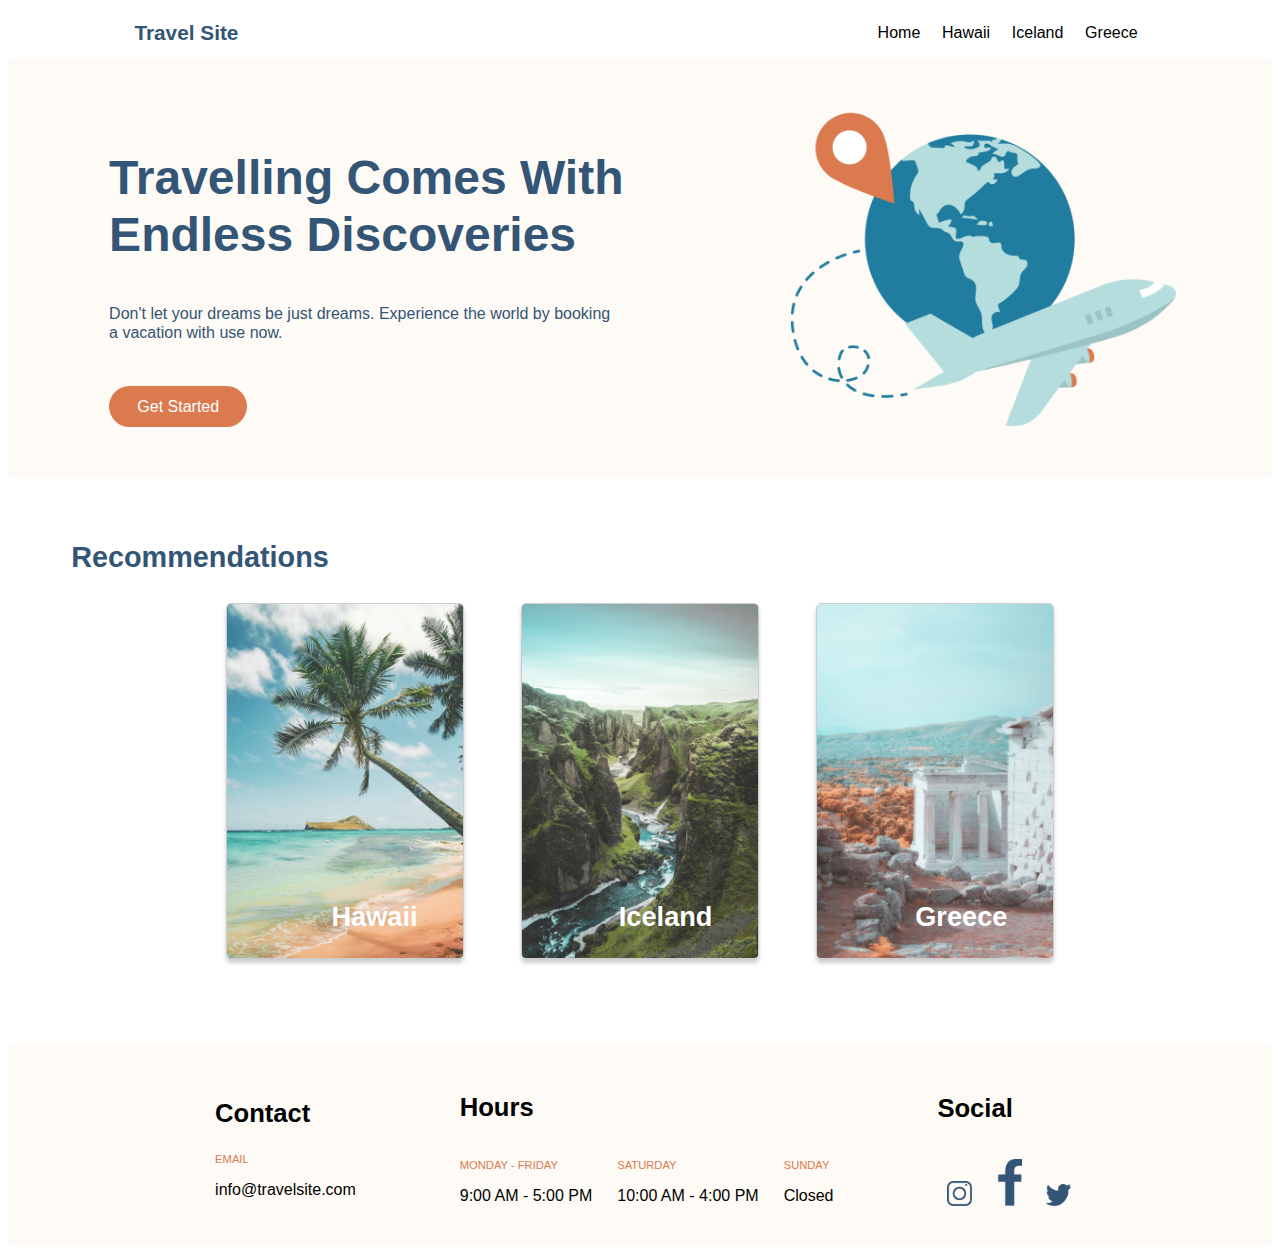
<file: index.html>
<!DOCTYPE html>
<html lang="en">

<head>
    <meta charset="UTF-8">
    <meta name="viewport" content="width=device-width, initial-scale=1.0">
    <title>Home</title>
    <link rel="stylesheet" type="text/css" href="./css/main.css">
    <link rel="stylesheet" type="text/css" href="./css/global.css">
</head>


<body>
    <header>
        <div class="header_item-logo">
            <a class="logo" href="http://127.0.0.1:5500/index.html">Travel Site </a>
        </div>
        <div class="header_item-right">
            <ul class="header_item-items">
                <li><a class="navbar" href="http://127.0.0.1:5500/index.html">Home</a></li>
                <li><a class="navbar" href="http://127.0.0.1:5500/pages/hawaii.html">Hawaii</a></li>
                <li><a class="navbar" href="http://127.0.0.1:5500/pages/iceland.html">Iceland</a></li>
                <li><a class="navbar" href="http://127.0.0.1:5500/pages/greece.html">Greece</a></li>
            </ul>
        </div>
    </header>


    <main>
        <section class="hero">
            <div class="hero_hero">
                <div class="hero_hero-left">
                    <article>
                        <h2 class="hero_title">
                            Travelling Comes With Endless Discoveries
                        </h2>
                        <p class="hero_content">Don't let your dreams be just dreams.
                            Experience the world by booking a vacation with use now.
                        </p>
                    </article>
                    <a href="">
                        <button class="getstarted">
                            Get Started
                        </button>
                    </a>
                </div>

                <div class="hero_hero-right">
                    <img class="hero_image" src="/assets/Images/hero.png" alt="hero">
                </div>
            </div>
        </section>

        <section class="recommendations">
            <h3 class="recommendations_title">
                Recommendations
            </h3>
            <div class="card">
                <div class="card-hawaii">
                    <a href="http://127.0.0.1:5500/pages/hawaii.html"><img class="hawaii_card" src="/assets/Images/hawaii.jpg" alt="hawaii"></a>
                    <div class="card-hawaii_text">Hawaii</div>
                </div>

                <div class="card-iceland">
                    <a href="http://127.0.0.1:5500/pages/iceland.html"><img class="iceland_card" src="/assets/Images/iceland.jpg" alt="iceland"></a>
                    <div class="card-iceland_text">Iceland</div>
                </div>

                <div class="card-greece">
                    <a href="http://127.0.0.1:5500/pages/greece.html"><img class="greece_card" src="/assets/Images/greece.jpg" alt="greece"></a>
                    <div class="card-greece_text">Greece</div>
                </div>
            </div>
        </section>
    </main>

    <footer>
        <div class="footer_container">
            <div class="footer_container-left">
                <h3>Contact</h3>
                <p class="footers">EMAIL</p>
                <p>info@travelsite.com</p>
            </div>

            <div class="footer_container-center">
                <h3>Hours</h3>
                <div class="hour">

                    <div class="footer_weekday">
                        <p class="footers">MONDAY - FRIDAY</p>
                        <P>9:00 AM - 5:00 PM</P>
                    </div>

                    <div class="footer_sat">
                        <p class="footers">SATURDAY</p>
                        <P>10:00 AM - 4:00 PM</P>
                    </div>

                    <div class="footer_sun">
                        <p class="footers">SUNDAY</p>
                        <P>Closed</P>
                    </div>
                </div>
            </div>

            <div class="footer_container-right">
                <h3>Social</h3>
                <a href=""><img class="image" src="/assets/Icons/icon-instagram.png" alt="ins"></a>
                <a href=""><img class="image" src="/assets/Icons/icon-facebook.png" alt="facebook"></a>
                <a href=""><img class="image" src="/assets/Icons/icon-twitter.png" alt="twitter"></a>
            </div>
        </div>
    </footer>
</body>

</html>
</file>
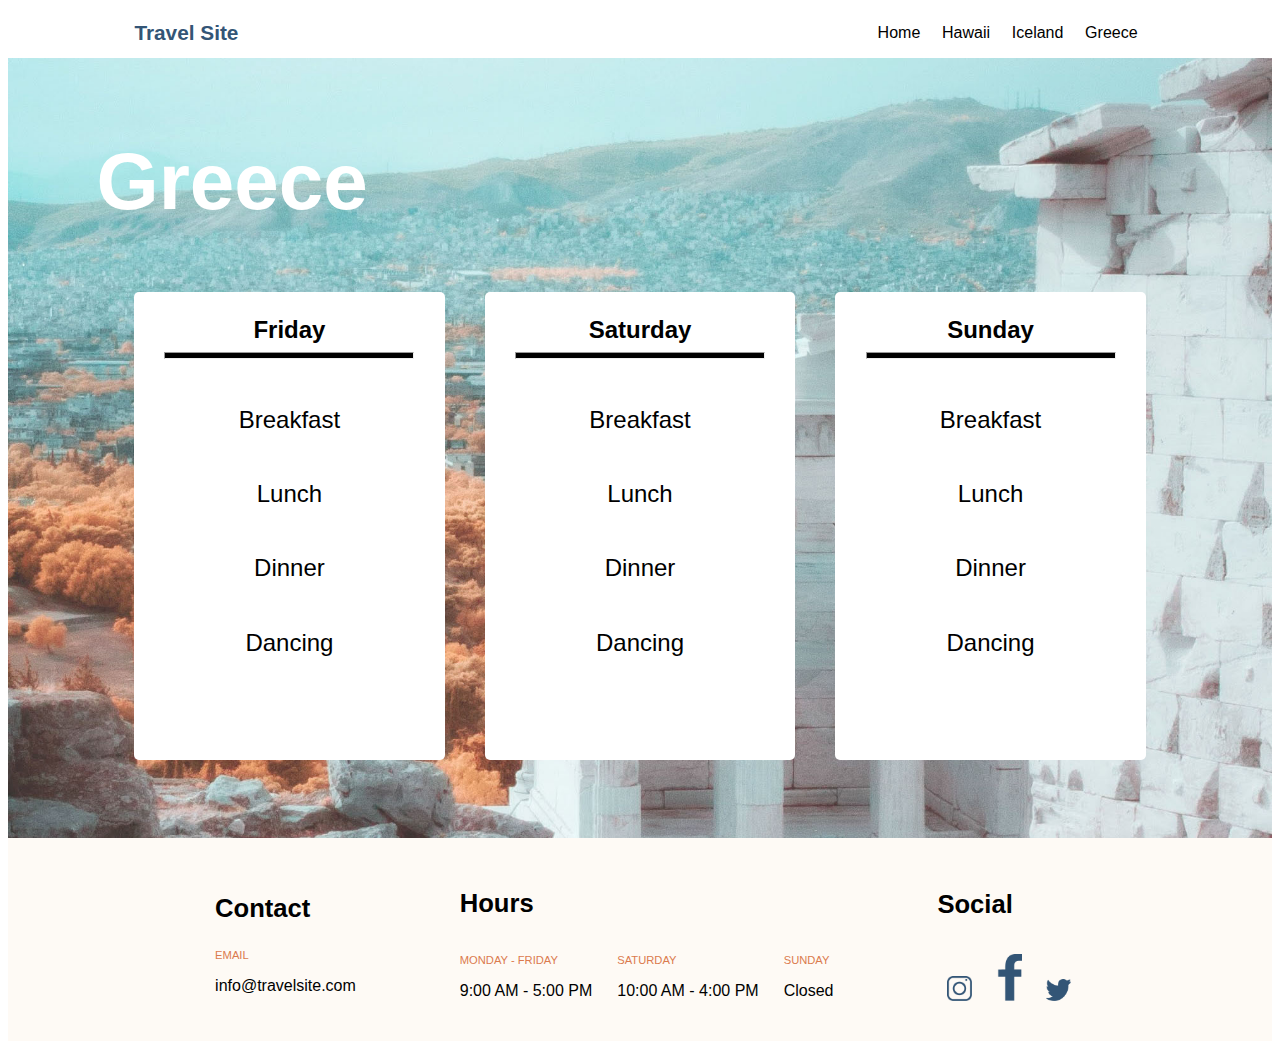
<file: pages/greece.html>
<!DOCTYPE html>
<html lang="en">
<head>
    <meta charset="UTF-8">
    <meta name="viewport" content="width=device-width, initial-scale=1.0">
    <title>Greece</title>
    <link rel="stylesheet" type="text/css" href="../css/global.css">
    <link rel="stylesheet" type="text/css" href="../css/destinationns.css">
    
</head>

<body>
    <header>
        <div class="header_item-logo">
            <a class="logo" href="http://127.0.0.1:5500/index.html">Travel Site </a>
        </div>
        <div class="header_item-right">
            <ul class="header_item-items">
                <li><a class="navbar" href="http://127.0.0.1:5500/index.html">Home</a></li>
                <li><a class="navbar" href="http://127.0.0.1:5500/pages/hawaii.html">Hawaii</a></li>
                <li><a class="navbar" href="http://127.0.0.1:5500/pages/iceland.html">Iceland</a></li>
                <li><a class="navbar" href="http://127.0.0.1:5500/pages/greece.html">Greece</a></li>
            </ul>
        </div>
    </header>

   
        <div class="destination">
            <img src="../assets/Images/greece.jpg"  width="100" height="50" alt="greece">
            
            <div class="destination-title">
                Greece
            </div>

            <div class="destination_activites">
                <div class="destination_activites-day">
                    <h3 class="day" >Friday</h3>
                    <hr>
                    <p class="info">Breakfast<br>Lunch<br>Dinner<br>Dancing</p>
                </div>

                <div class="destination_activites-day">
                    <h3 class="day">Saturday</h3>
                    <hr>
                    <p class="info">Breakfast<br>Lunch<br>Dinner<br>Dancing</p>
                </div>

                <div class="destination_activites-day">
                    <h3 class="day">Sunday</h3>
                    <hr>
                    <p class="info">Breakfast<br>Lunch<br>Dinner<br>Dancing</p>
                </div>
            </div>
        </div>
   

    <footer>
        <div class="footer_container">
            <div class="footer_container-left">
                <h3>Contact</h3>
                <p class="footers">EMAIL</p>
                <p>info@travelsite.com</p>
            </div>

            <div class="footer_container-center">
                <h3>Hours</h3>
                <div class="hour">

                    <div class="footer_weekday">
                        <p class="footers">MONDAY - FRIDAY</p>
                        <P>9:00 AM - 5:00 PM</P>
                    </div>

                    <div class="footer_sat">
                        <p class="footers">SATURDAY</p>
                        <P>10:00 AM - 4:00 PM</P>
                    </div>

                    <div class="footer_sun">
                        <p class="footers">SUNDAY</p>
                        <P>Closed</P>
                    </div>
                </div>
            </div>

            <div class="footer_container-right">
                <h3>Social</h3>
                <a href=""><img class="image" src="/assets/Icons/icon-instagram.png" alt="ins"></a>
                <a href=""><img class="image" src="/assets/Icons/icon-facebook.png" alt="facebook"></a>
                <a href=""><img class="image" src="/assets/Icons/icon-twitter.png" alt="twitter"></a>
            </div>
        </div>
    </footer>
</body>
</html>
</file>
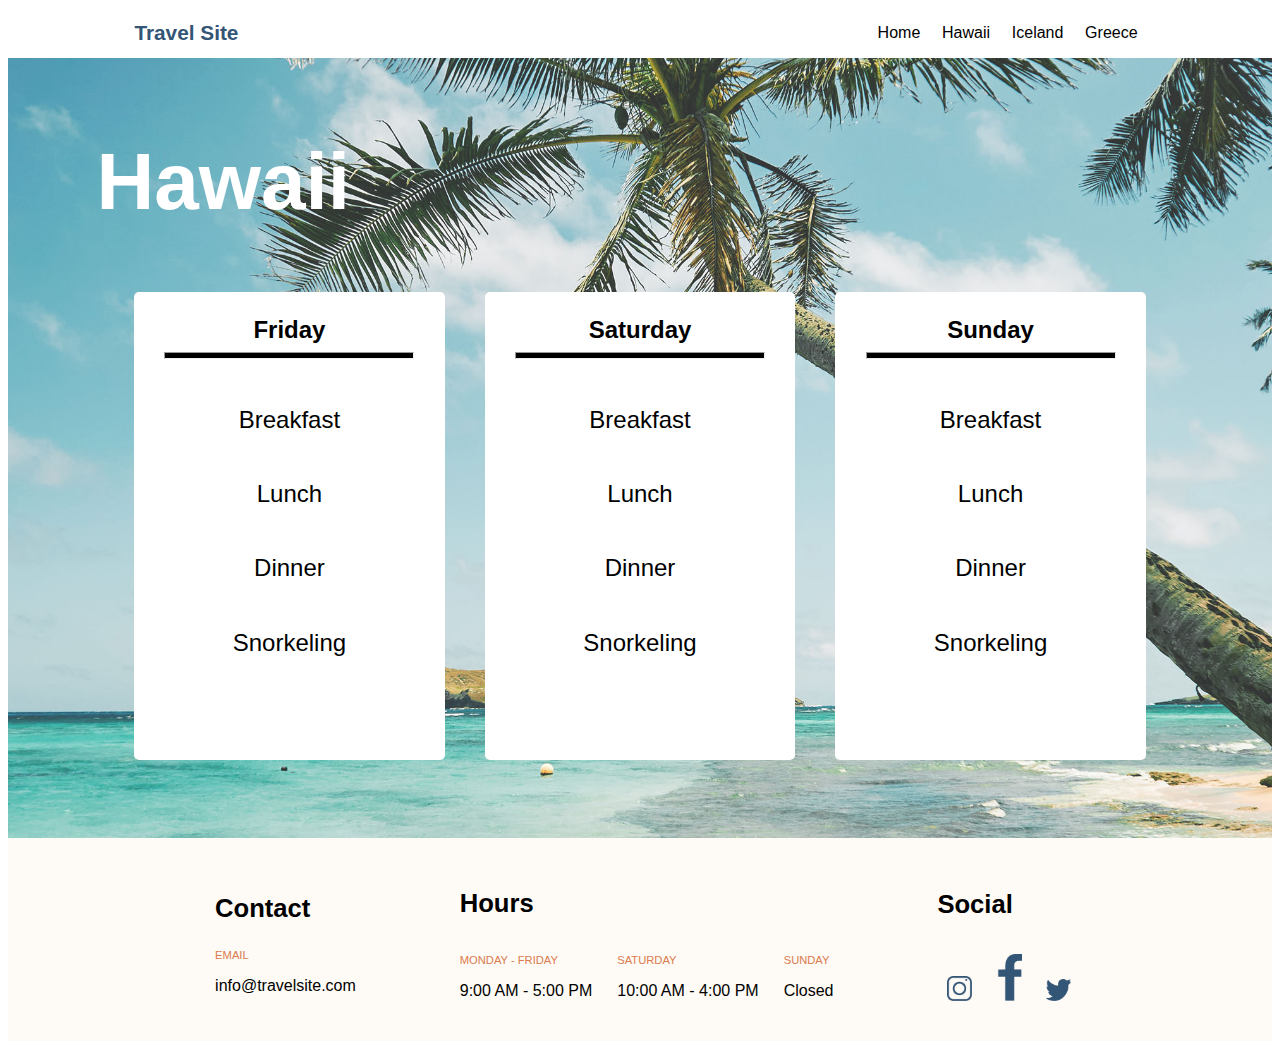
<file: pages/hawaii.html>
<!DOCTYPE html>
<html lang="en">
<head>
    <meta charset="UTF-8">
    <meta name="viewport" content="width=device-width, initial-scale=1.0">
    <title>Greece</title>
    <link rel="stylesheet" type="text/css" href="../css/global.css">
    <link rel="stylesheet" type="text/css" href="../css/destinationns.css">
    
</head>

<body>
    <header>
        <div class="header_item-logo">
            <a class="logo" href="http://127.0.0.1:5500/index.html">Travel Site </a>
        </div>
        <div class="header_item-right">
            <ul class="header_item-items">
                <li><a class="navbar" href="http://127.0.0.1:5500/index.html">Home</a></li>
                <li><a class="navbar" href="http://127.0.0.1:5500/pages/hawaii.html">Hawaii</a></li>
                <li><a class="navbar" href="http://127.0.0.1:5500/pages/iceland.html">Iceland</a></li>
                <li><a class="navbar" href="http://127.0.0.1:5500/pages/greece.html">Greece</a></li>
            </ul>
        </div>
    </header>

   
        <div class="destination">
            <img src="../assets/Images/hawaii.jpg"  width="100" height="50" alt="greece">
            
            <div class="destination-title">
                Hawaii
            </div>

            <div class="destination_activites">
                <div class="destination_activites-day">
                    <h3 class="day" >Friday</h3>
                    <hr>
                    <p class="info">Breakfast<br>Lunch<br>Dinner<br>Snorkeling</p>
                </div>

                <div class="destination_activites-day">
                    <h3 class="day">Saturday</h3>
                    <hr>
                    <p class="info">Breakfast<br>Lunch<br>Dinner<br>Snorkeling</p>
                </div>

                <div class="destination_activites-day">
                    <h3 class="day">Sunday</h3>
                    <hr>
                    <p class="info">Breakfast<br>Lunch<br>Dinner<br>Snorkeling</p>
                </div>
            </div>
        </div>
   

    <footer>
        <div class="footer_container">
            <div class="footer_container-left">
                <h3>Contact</h3>
                <p class="footers">EMAIL</p>
                <p>info@travelsite.com</p>
            </div>

            <div class="footer_container-center">
                <h3>Hours</h3>
                <div class="hour">

                    <div class="footer_weekday">
                        <p class="footers">MONDAY - FRIDAY</p>
                        <P>9:00 AM - 5:00 PM</P>
                    </div>

                    <div class="footer_sat">
                        <p class="footers">SATURDAY</p>
                        <P>10:00 AM - 4:00 PM</P>
                    </div>

                    <div class="footer_sun">
                        <p class="footers">SUNDAY</p>
                        <P>Closed</P>
                    </div>
                </div>
            </div>

            <div class="footer_container-right">
                <h3>Social</h3>
                <a href=""><img class="image" src="/assets/Icons/icon-instagram.png" alt="ins"></a>
                <a href=""><img class="image" src="/assets/Icons/icon-facebook.png" alt="facebook"></a>
                <a href=""><img class="image" src="/assets/Icons/icon-twitter.png" alt="twitter"></a>
            </div>
        </div>
    </footer>
</body>
</html>
</file>
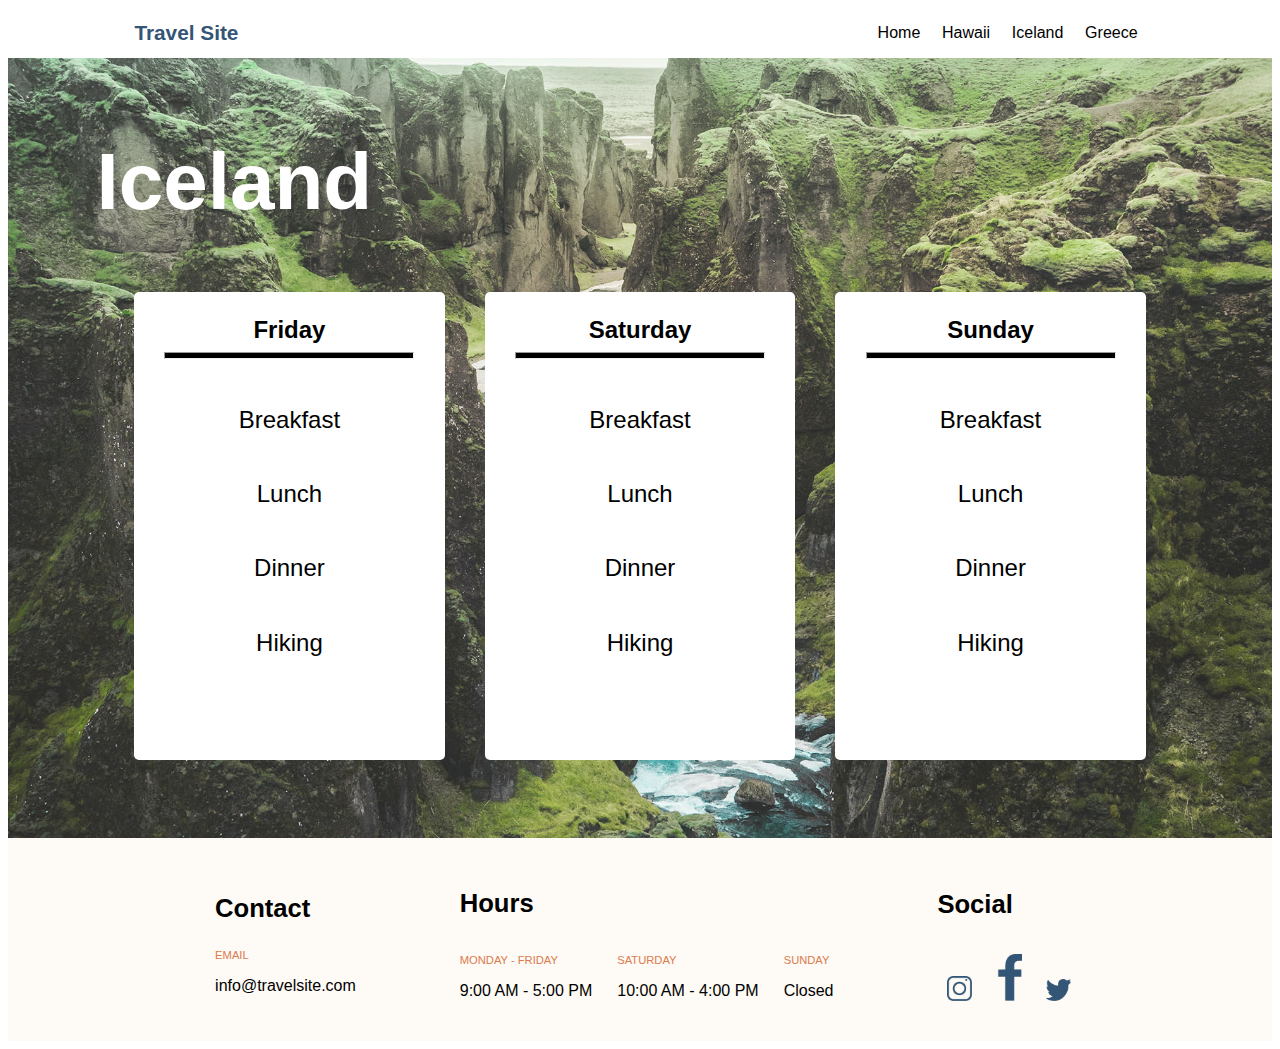
<file: pages/iceland.html>
<!DOCTYPE html>
<html lang="en">
<head>
    <meta charset="UTF-8">
    <meta name="viewport" content="width=device-width, initial-scale=1.0">
    <title>Greece</title>
    <link rel="stylesheet" type="text/css" href="../css/global.css">
    <link rel="stylesheet" type="text/css" href="../css/destinationns.css">
    
</head>

<body>
    <header>
        <div class="header_item-logo">
            <a class="logo" href="http://127.0.0.1:5500/index.html">Travel Site </a>
        </div>
        <div class="header_item-right">
            <ul class="header_item-items">
                <li><a class="navbar" href="http://127.0.0.1:5500/index.html">Home</a></li>
                <li><a class="navbar" href="http://127.0.0.1:5500/pages/hawaii.html">Hawaii</a></li>
                <li><a class="navbar" href="http://127.0.0.1:5500/pages/iceland.html">Iceland</a></li>
                <li><a class="navbar" href="http://127.0.0.1:5500/pages/greece.html">Greece</a></li>
            </ul>
        </div>
    </header>

   
        <div class="destination">
            <img src="../assets/Images/iceland.jpg"  width="100" height="50" alt="greece">
            
            <div class="destination-title">
                Iceland
            </div>

            <div class="destination_activites">
                <div class="destination_activites-day">
                    <h3 class="day" >Friday</h3>
                    <hr>
                    <p class="info">Breakfast<br>Lunch<br>Dinner<br>Hiking</p>
                </div>

                <div class="destination_activites-day">
                    <h3 class="day">Saturday</h3>
                    <hr>
                    <p class="info">Breakfast<br>Lunch<br>Dinner<br>Hiking</p>
                </div>

                <div class="destination_activites-day">
                    <h3 class="day">Sunday</h3>
                    <hr>
                    <p class="info">Breakfast<br>Lunch<br>Dinner<br>Hiking</p>
                </div>
            </div>
        </div>
   

    <footer>
        <div class="footer_container">
            <div class="footer_container-left">
                <h3>Contact</h3>
                <p class="footers">EMAIL</p>
                <p>info@travelsite.com</p>
            </div>

            <div class="footer_container-center">
                <h3>Hours</h3>
                <div class="hour">

                    <div class="footer_weekday">
                        <p class="footers">MONDAY - FRIDAY</p>
                        <P>9:00 AM - 5:00 PM</P>
                    </div>

                    <div class="footer_sat">
                        <p class="footers">SATURDAY</p>
                        <P>10:00 AM - 4:00 PM</P>
                    </div>

                    <div class="footer_sun">
                        <p class="footers">SUNDAY</p>
                        <P>Closed</P>
                    </div>
                </div>
            </div>

            <div class="footer_container-right">
                <h3>Social</h3>
                <a href=""><img class="image" src="/assets/Icons/icon-instagram.png" alt="ins"></a>
                <a href=""><img class="image" src="/assets/Icons/icon-facebook.png" alt="facebook"></a>
                <a href=""><img class="image" src="/assets/Icons/icon-twitter.png" alt="twitter"></a>
            </div>
        </div>
    </footer>
</body>
</html>
</file>
<file: css/main.css>
:root{
    --blue:#335576;
    --white:#ffffff;
    --orange:#DB7A4E;
    --cream:#FEFAF5;
    --cardwidth: 80%;
    --cardheight: 100%
} 

/* header */
header{
    background-color: var(--white);
    display: flex;
    flex-direction: row;
    justify-content: space-between;
    align-items: center;
}

.header_item-logo{
    font-size: 1.3rem;
    padding-left: 10%;
    font-weight: bold;
}

.header_item-right{
    height:60%;
    width:25%;
    padding-right: 10%;
}

.header_item-items{
    list-style-type: none;
    display: flex;
    flex-direction: row;
    justify-content: space-between;
}

.navbar{padding: 0.5rem; color: black; text-decoration:none;}

.navbar:hover{
    border-bottom: 0.2rem solid var(--orange);
}

.logo{color:var(--blue);text-decoration:none;}

/* hero */
.hero{
    background-color: var(--cream);
    height:100%;
}

.hero_hero{
    display: flex;
    flex-direction: row;
    justify-content: space-between;
    align-items: center;
    margin-left: 8%;
}
    
.hero_hero-left{
    line-height: 250%;
 
}

article{
    color:var(--blue);
}
.hero_title{
    font-size: 3rem;
    font-weight: bold;
    line-height: 120%;
}

.hero_content{
    line-height:120%;
    width:90%;
}

.getstarted{
    border: none;
    color:var(--white);
    background-color: var(--orange);
    text-align: center;
    padding: 2% 5%;
    font-size: 100%;
    margin-top: 5%;
    border-radius: 2rem;
}

.hero_image{
    width:80%;
}

.hero_hero-right{
    margin-left: 10%;
    margin-top: 4%;
    margin-bottom: 4%;
}

/* recommendation */
.recommendations_title{
    font-size: 180%;
    font-weight: bold;
    color: var(--blue);
    margin-top: 5%;
    margin-left: 5%;
}

.card{
    display: flex;
    flex-direction: row;
    justify-content: space-between;
    align-items: center;
    width:100%;
    padding-bottom: 80px;
}

.card-hawaii, .card-greece, .card-iceland{
    position: relative;
    text-align: center;
    
   
}

.card-hawaii{
    margin-left: 15%; 
}

.card-greece{
    margin-right: 15%;
}

.hawaii_card, .iceland_card, .greece_card {
    width:var(--cardwidth);
    height:var(--cardheight);
    border-radius: 5px;
    border: 1px solid rgba(0,0,0,0.2);
    box-shadow: 0px 4px 4px rgba(0,0,0,0.2);
}

.card-hawaii_text, .card-iceland_text, .card-greece_text{
    position:absolute;
    bottom: 30px;
    right:75px;

    color: var(--white);
    font-size: 170%;
    font-weight: bold;
}

/* footer */
footer{
    background-color: var(--cream);
    padding: 25px;
}

.footer_container{
    display: flex;
    flex-direction: row;
    justify-content: space-between;
    align-items: center;
    height: 100%;
    
}

.footer_container-left{
    margin-left: 15%;
    height: 20%;
    
}

.footer_container-right{
    margin-right:5%;
    
}


h3{
    font-size: 160%;
   
}

.footers{
    color:var(--orange);
    font-size:70%;
}

.hour{
    display: flex;
    flex-direction: row;
    justify-content: space-between;
    align-items: center;
    gap: 25px;
}

.image{
    width:10%;
    height:5%;
    padding:10px;
}
</file>
<file: css/global.css>
body{
    font-family: Verdana, Geneva, Tahoma, sans-serif;
}
</file>
<file: css/destinationns.css>
:root {
    --blue: #335576;
    --white: #ffffff;
    --orange: #DB7A4E;
    --cream: #FEFAF5;
    --cardwidth: 80%;
    --cardheight: 100%
}

/* header */
header {
    background-color: var(--white);
    display: flex;
    flex-direction: row;
    justify-content: space-between;
    align-items: center;
}

.header_item-logo {
    font-size: 1.3rem;
    padding-left: 10%;
    font-weight: bold;
}

.header_item-right {
    height: 60%;
    width: 25%;
    padding-right: 10%;
}

.header_item-items {
    list-style-type: none;
    display: flex;
    flex-direction: row;
    justify-content: space-between;
}

.navbar {
    padding: 0.5rem;
    color: black;
    text-decoration: none;
}

.navbar:hover {
    border-bottom: 0.2rem solid var(--orange);
}

.logo {
    color: var(--blue);
    text-decoration: none;
}

/* destination */

.destination {
    height: 780px;
    position: relative;
}

.destination img {
    width: 100%;
    height: 100%;
    object-fit: cover;
}

.destination-title {
    position: absolute;
    top: 10%;
    left: 7%;
    font-size: 5rem;
    font-weight: bold;
    color: var(--white);
}

.destination_activites {
    position: absolute;
    top: 10%;
    left: 10%;

    width: 80%;
    height: 100%;

    display: flex;
    flex-direction: row;
    justify-content: space-between;
    align-items: center;
    gap: 4%;

    text-align: center;

}

.day {
    margin-bottom: 0px;
    font-size: 150%;
    font-weight: bold;

}

hr {
    width: 80%;
    height: 1%;
    background-color: black;
}

.info {
    line-height: 310%;
    font-size: 150%;
}

.destination_activites-day {
    width: 40%;
    height: 60%;
    background-color: #ffffff;
    border-radius: 5px;
}

/* footer  */
footer {
    background-color: var(--cream);
    padding: 25px;
}

.footer_container {
    display: flex;
    flex-direction: row;
    justify-content: space-between;
    align-items: center;
    height: auto;
}

.footer_container-left {
    margin-left: 15%;

}

.footer_container-right {
    margin-right: 5%;

}


h3 {
    font-size: 160%;

}

.footers {
    color: var(--orange);
    font-size: 70%;
}

.hour {
    display: flex;
    flex-direction: row;
    justify-content: space-between;
    align-items: center;
    gap: 25px;
}

.image {
    width: 10%;
    height: 5%;
    padding: 10px;
}
</file>
